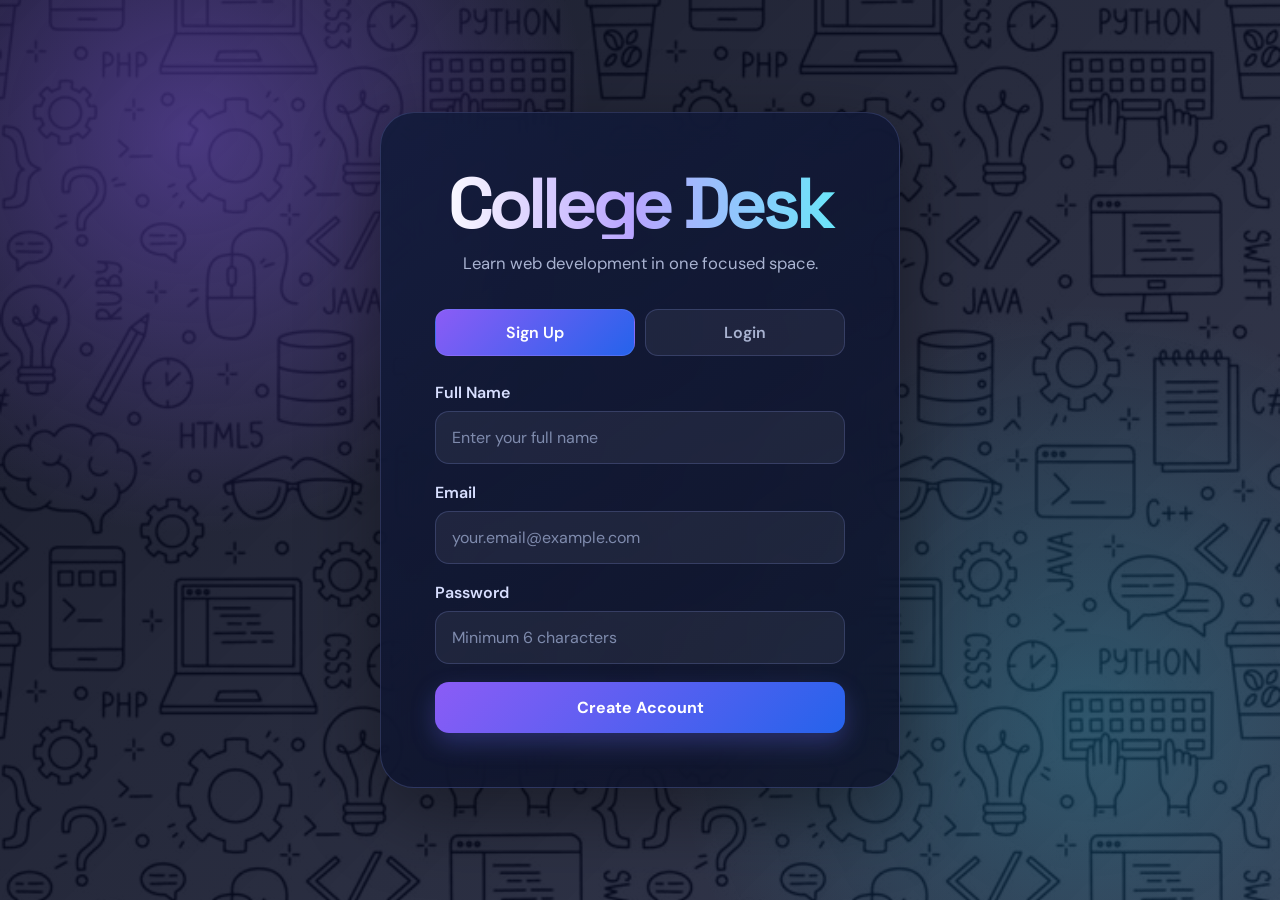
<file: index.html>
<!DOCTYPE html>
<html lang="en">

<head>
    <link href="https://fonts.googleapis.com/css2?family=Montserrat:wght@400;700&display=swap" rel="stylesheet">
    <link href="https://fonts.googleapis.com/css2?family=Ms+Madi&display=swap" rel="stylesheet">
    <link rel="stylesheet" href="style.css">
    <meta charset="UTF-8">
    <meta name="viewport" content="width=device-width, initial-scale=1.0">
    <title>COLLEGE DESK</title>
</head>

<body>
    <header>
        <nav>
            <ul>
                <li><div class="logo">College Desk</div></li>
                <li class="heading"><a href="index.html" class="active">Home</a></li>
                <li class="heading"><a href="resources.html">Resources</a></li>
                <li class="heading"><a href="contact.html">Contact</a></li>
            </ul>
        </nav>
    </header>

    <div class="container">
        <h1 class="intro">Welcome</h1>
        <p>Hello Collegian! Welcome to College Desk, here you can find all the resources you need for your studies. At
            one place without surfing and spending your time searching for the required resources. Here you will find
            everything you need and absolutely free like:</p>
        
        <div style="text-align: center; margin: 40px 0;">
            <a href="resources.html" style="display: inline; background-color: #e77fdf; color: white; padding: 18px 40px; border-radius: 50px; font-size: 20px; font-weight: 700; text-decoration: none; box-shadow: 0 10px 30px rgba(231,127,223,0.4);">
                🚀 Explore Resources Now
            </a>
        </div>

        <div style="display: grid; grid-template-columns: repeat(auto-fit, minmax(300px, 1fr)); gap: 25px; margin-top: 40px;">
            <div style="background: rgba(255,255,255,0.95); padding: 25px; border-radius: 20px; text-align: center; box-shadow: 0 10px 30px rgba(0,0,0,0.1); border: 1px solid rgba(231,127,223,0.2);">
                <div style="font-size: 48px; margin-bottom: 15px;">🎨</div>
                <h3 style="color: #8f2d62; margin-bottom: 10px;">CSS Resources</h3>
                <p style="color: #555; margin-bottom: 20px;">Master styling with tutorials, grid, flexbox videos & docs.</p>
                <a href="resources.html#css-radio" style="background: #e77fdf; color: white; padding: 12px 25px; border-radius: 25px; text-decoration: none; font-weight: 600;">View CSS →</a>
            </div>
            <div style="background: rgba(255,255,255,0.95); padding: 25px; border-radius: 20px; text-align: center; box-shadow: 0 10px 30px rgba(0,0,0,0.1); border: 1px solid rgba(231,127,223,0.2);">
                <div style="font-size: 48px; margin-bottom: 15px;">🔖</div>
                <h3 style="color: #8f2d62; margin-bottom: 10px;">HTML Resources</h3>
                <p style="color: #555; margin-bottom: 20px;">Build semantic structures, HTML5 features & best practices.</p>
                <a href="resources.html#html-radio" style="background: #e77fdf; color: white; padding: 12px 25px; border-radius: 25px; text-decoration: none; font-weight: 600;">View HTML →</a>
            </div>
            <div style="background: rgba(255,255,255,0.95); padding: 25px; border-radius: 20px; text-align: center; box-shadow: 0 10px 30px rgba(0,0,0,0.1); border: 1px solid rgba(231,127,223,0.2);">
                <div style="font-size: 48px; margin-bottom: 15px;">⚡</div>
                <h3 style="color: #8f2d62; margin-bottom: 10px;">JavaScript Resources</h3>
                <p style="color: #555; margin-bottom: 20px;">Learn fundamentals, DOM, ES6+ with practical videos.</p>
                <a href="resources.html#js-radio" style="background: #e77fdf; color: white; padding: 12px 25px; border-radius: 25px; text-decoration: none; font-weight: 600;">View JS →</a>
            </div>
        </div>
    </div>
    <script src="auth.js"></script>
</body>

</html>
</file>
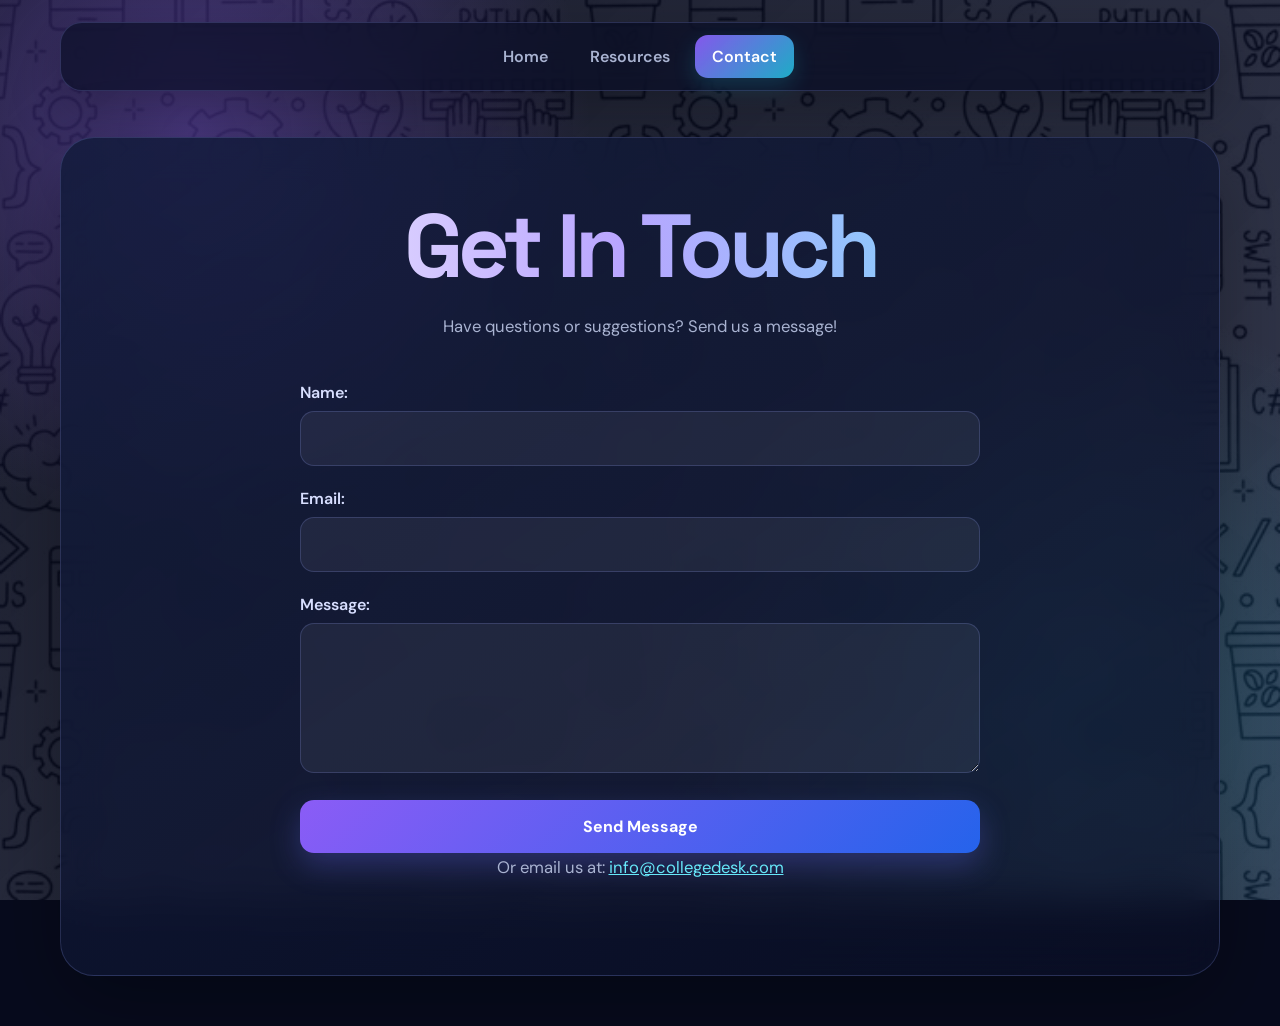
<file: contact.html>
<!DOCTYPE html>
<html lang="en">
<head>
    <link href="https://fonts.googleapis.com/css2?family=Montserrat:wght@400;700&display=swap" rel="stylesheet">
    <link rel="stylesheet" href="style.css">
    <meta charset="UTF-8">
    <meta name="viewport" content="width=device-width, initial-scale=1.0">
    <title>Contact - COLLEGE DESK</title>
</head>
<body>
    <header>
        <nav>
            <ul>
                <li><a href="index.html">Home</a></li>
                <li><a href="resources.html">Resources</a></li>
                <li><a href="contact.html" class="active">Contact</a></li>
            </ul>
        </nav>
    </header>

    <div class="container">
        <h1>Get In Touch</h1>
        <p>Have questions or suggestions? Send us a message!</p>

        <form id="contactForm" class="contact-form">
            <div class="form-group">
                <label for="name" class="form-label">Name:</label>
                <input type="text" id="name" name="name" required class="form-input">
            </div>
            <div class="form-group">
                <label for="email" class="form-label">Email:</label>
                <input type="email" id="email" name="email" required class="form-input">
            </div>
            <div class="form-group">
                <label for="message" class="form-label">Message:</label>
                <textarea id="message" name="message" rows="5" required class="form-input form-textarea"></textarea>
            </div>
            <button type="submit" class="form-button">
                Send Message
            </button>
        </form>
        <p class="email-info">
            Or email us at: <a href="mailto:info@collegedesk.com" class="email-link">info@collegedesk.com</a>
        </p>

    </div>

    <script>
        document.getElementById('contactForm').addEventListener('submit', function(e) {
            e.preventDefault();
            alert('Thank you for your message! (This is a demo - form submits via email/backend in production.)');
            this.reset();
        });
    </script>
    <script src="auth.js"></script>
</body>

</html>
</file>
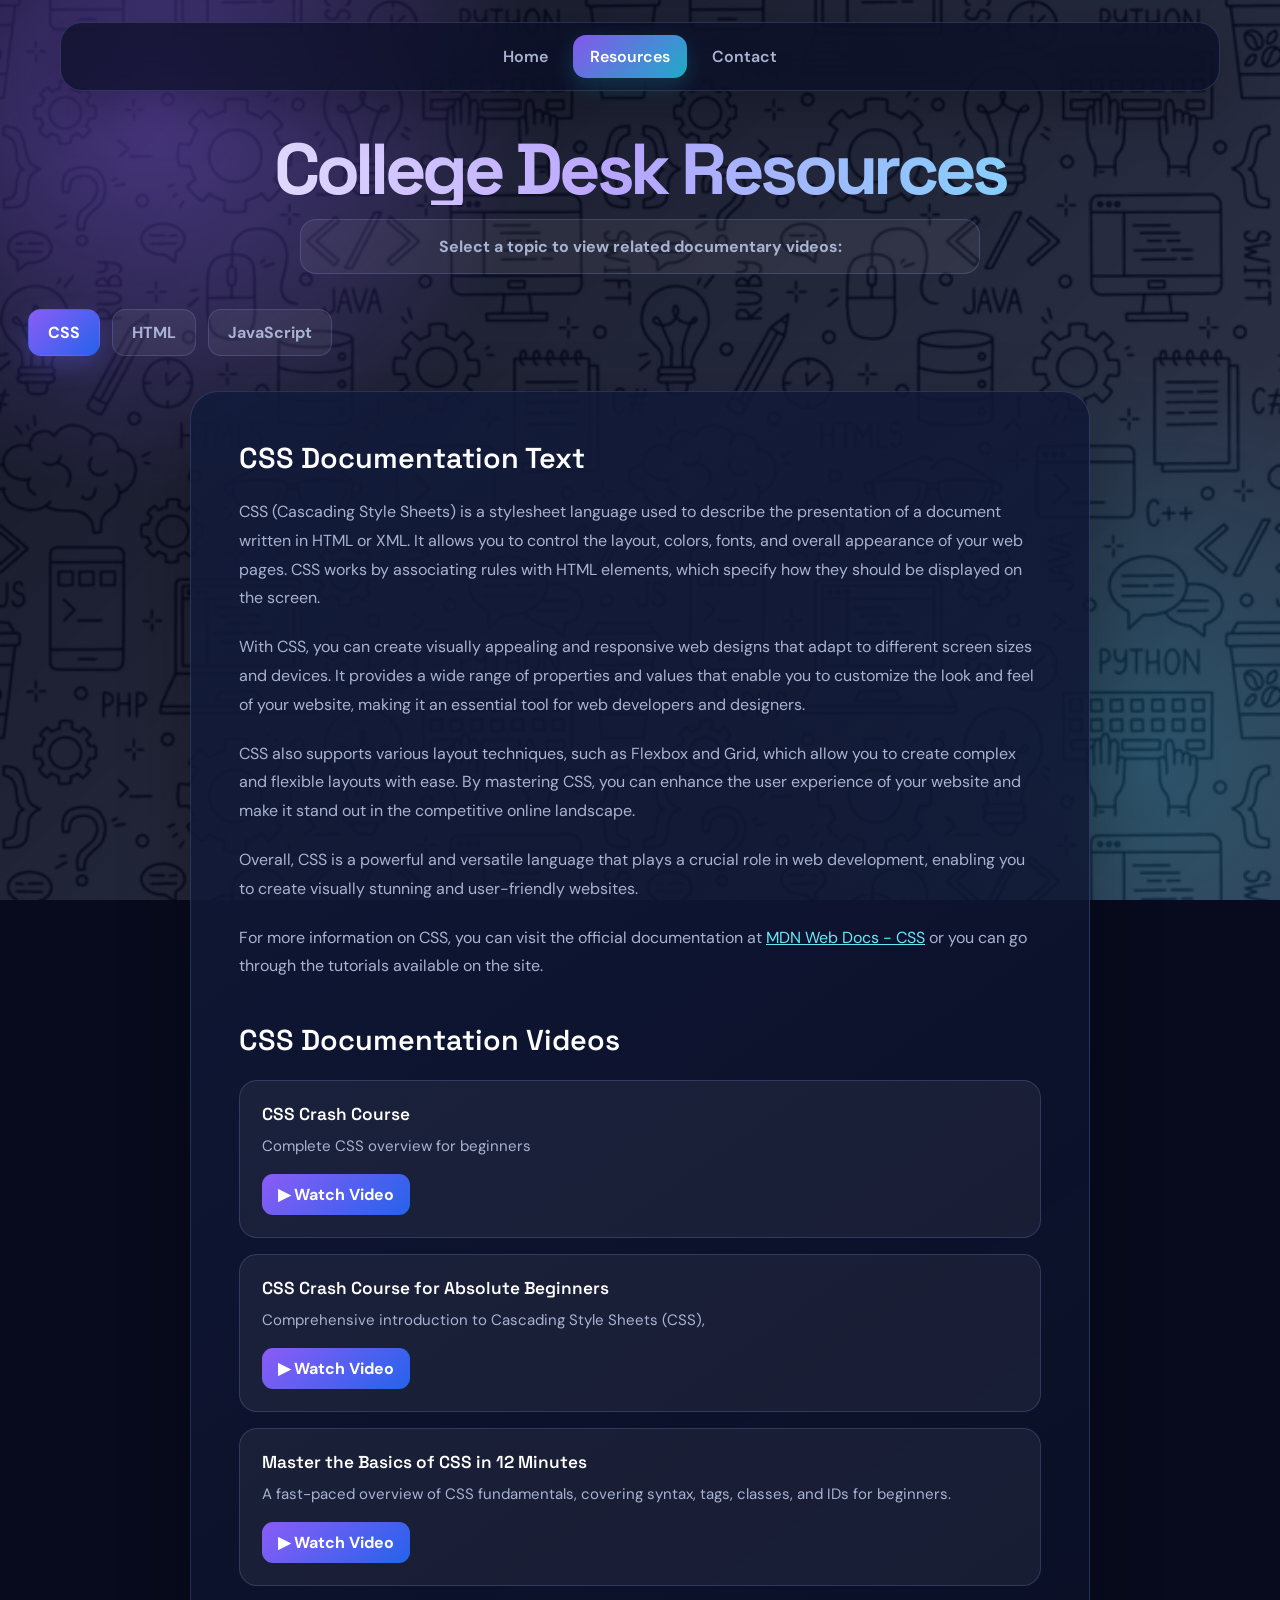
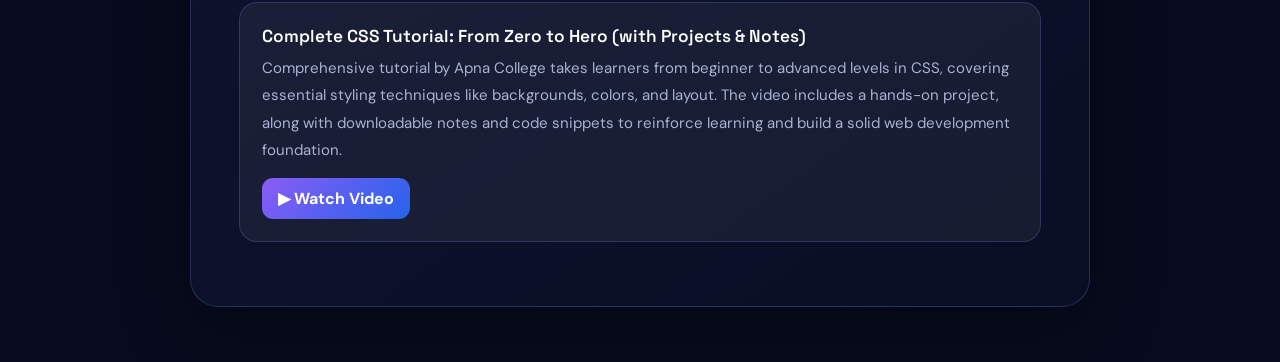
<file: resources.html>
<!DOCTYPE html>
<html lang="en">

<head>
    <meta charset="UTF-8">
    <meta name="viewport" content="width=device-width, initial-scale=1.0">
    <title>COLLEGE DESK RESOURCES</title>
    <link href="https://fonts.googleapis.com/css2?family=Montserrat:wght@400;700&display=swap" rel="stylesheet">
    <link rel="stylesheet" href="style2.css">
</head>

<body>
    <header>
        <nav>
            <ul>
                <li><a href="index.html">Home</a></li>
                <li><a href="resources.html" class="active">Resources</a></li>
                <li><a href="contact.html">Contact</a></li>
            </ul>
        </nav>
    </header>

    <h1>College Desk Resources</h1>
    <p class="first"><b>Select a topic to view related documentary videos:</b></p>

    <!-- Radio buttons for selection -->
    <input type="radio" id="css-radio" name="topic" checked>
    <label for="css-radio">CSS</label>

    <input type="radio" id="html-radio" name="topic">
    <label for="html-radio">HTML</label>

    <input type="radio" id="js-radio" name="topic">
    <label for="js-radio">JavaScript</label>

    <!-- Content sections -->
    <div id="css" class="content">
        <h2>CSS Documentation Text</h2>
        <p>CSS (Cascading Style Sheets) is a stylesheet language used to describe the presentation of a document written
            in HTML or XML. It allows you to control the layout, colors, fonts, and overall appearance of your web
            pages. CSS works by associating rules with HTML elements, which specify how they should be displayed on the
            screen.</p>
        <p>With CSS, you can create visually appealing and responsive web designs that adapt to different screen sizes
            and devices. It provides a wide range of properties and values that enable you to customize the look and
            feel of your website, making it an essential tool for web developers and designers.</p>
        <p>CSS also supports various layout techniques, such as Flexbox and Grid, which allow you to create complex and
            flexible layouts with ease. By mastering CSS, you can enhance the user experience of your website and make it
            stand out in the competitive online landscape.</p>
        <p>Overall, CSS is a powerful and versatile language that plays a crucial role in web development, enabling you to
            create visually stunning and user-friendly websites.</p>
        <p>For more information on CSS, you can visit the official documentation at <a
                href="https://developer.mozilla.org/en-US/docs/Web/CSS" target="_blank">MDN Web Docs - CSS</a> or you can go through the tutorials available on the site.</p>
        <br>
        <h2>CSS Documentation Videos</h2>
        <div class="video-link">
            <h4>CSS Crash Course</h4>
            <p>Complete CSS overview for beginners</p>
            <a href="https://youtu.be/1Rs2ND1ryYc?si=sNkCeUsYql6dwAJ4" target="_blank">▶ Watch Video</a>
        </div>

        <div class="video-link">
            <h4>CSS Crash Course for Absolute Beginners</h4>
            <p>Comprehensive introduction to Cascading Style Sheets (CSS),</p>
            <a href="https://www.youtube.com/watch?v=yfoY53QXEnI" target="_blank">▶ Watch Video</a>
        </div>

        <div class="video-link">
            <h4>Master the Basics of CSS in 12 Minutes</h4>  
            <p>A fast-paced overview of CSS fundamentals, covering syntax, tags, classes, and IDs for beginners.</p>
            <a href="https://www.youtube.com/watch?v=0afZj1G0BIE" target="_blank">▶ Watch Video</a>
        </div>

        <div class="video-link">
            <h4>Complete CSS Tutorial: From Zero to Hero (with Projects & Notes)</h4>
            <p>Comprehensive tutorial by Apna College takes learners from beginner to advanced levels in CSS, covering essential styling techniques like backgrounds, colors, and layout. The video includes a hands-on project, along with downloadable notes and code snippets to reinforce learning and build a solid web development foundation.</p>
            <a href="https://youtu.be/ESnrn1kAD4E?si=-BgBP8ZjrZv-xJEQ" target="_blank">▶ Watch Video</a>
        </div>
    </div>

    <div id="html" class="content">
        <h2>HTML Documentation Text</h2>
        <p>HTML (HyperText Markup Language) is the standard markup language used to create web pages. It provides the
            structure and content of a webpage, allowing you to define elements such as headings, paragraphs, images,
            links, and more. HTML uses tags to mark up the content, which browsers interpret to display the webpage
            correctly.</p>
        <p>With HTML, you can create the skeleton of your website and organize your content in a meaningful way. It
            allows you to create interactive and dynamic web pages by incorporating multimedia elements, forms, and
            scripts.</p>
        <p><b>HTML5</b>, the latest version of HTML, introduces new features and capabilities, such as semantic elements,
            multimedia support, and improved accessibility. It has become the foundation for modern web development, enabling   developers to create rich and engaging web experiences.</p>
        <p>For more information on HTML, you can visit the official documentation at <a
                href="https://developer.mozilla.org/en-US/docs/Web/HTML" target="_blank">MDN Web Docs - HTML</a> or you can go through the tutorials available on the site.</p>
        <br>
        <h2>HTML Documentation Videos</h2>
        <div class="video-link">
            <h4>HTML Basics</h4>
            <p>Complete HTML overview for beginners</p>
            <a href="https://www.youtube.com/watch?v=UB1O30fR-EE" target="_blank">▶ Watch Video</a>
        </div>
        <div class="video-link">
            <h4>HTML5 New Features</h4>
            <p>Explore the latest HTML5 features</p>
            <a href="https://www.youtube.com/watch?v=9gTw2EDkaDQ" target="_blank">▶ Watch Video</a>
        </div>
        <div class="video-link">
            <h4>Semantic HTML</h4>
            <p>Learn about semantic elements and their importance in web development</p>
            <a href="https://www.youtube.com/watch?v=916GWv2Qs08" target="_blank">▶ Watch Video</a>
        </div>
        <div class="video-link">
            <h4>Complete HTML Tutorial for Beginners</h4>
            <p>This Apna College tutorial provides a comprehensive guide for beginners to learn HTML from the ground up, covering essential tags, attributes, and document structure. It offers practical application by guiding viewers through building web pages and providing downloadable notes and code.</p>
            <a href="https://youtu.be/HcOc7P5BMi4?si=ZFNKtOyzH87i_MM0" target="_blank">▶ Watch Video</a>
        </div>
    </div>

    <div id="js" class="content">
        <h2>JavaScript Documentation Text</h2>
        <p>JavaScript is a versatile programming language that is primarily used for creating interactive and dynamic
            web content. It allows you to add functionality to your web pages, such as responding to user actions,
            manipulating the DOM (Document Object Model), and making asynchronous requests to servers.</p>  
        <p>With JavaScript, you can create engaging user interfaces, validate form inputs, and build complex web
            applications. It is supported by all modern web browsers and has a vast ecosystem of libraries and frameworks that make development easier and more efficient.</p>
        <p>JavaScript is also used on the server-side with platforms like Node.js, allowing developers to build full-stack applications using a single programming language. It has become an essential tool for web developers and is widely used in the industry.</p>
        <p>For more information on JavaScript, you can visit the official documentation at <a
                href="https://developer.mozilla.org/en-US/docs/Web/JavaScript" target="_blank">MDN Web Docs - JavaScript</a> or you can go through the tutorials available on the site.</p>
        <br>

        <h2>JavaScript Documentation Videos</h2>
        <div class="video-link">
            <h4>JavaScript Fundamentals</h4>
            <p>Comprehensive introduction to JavaScript basics, including variables, data types, functions, and control flow.</p>   
            <a href="https://www.youtube.com/watch?v=W6NZfCO5SIk" target="_blank">▶ Watch Video</a>
        </div>
        <div class="video-link">
            <h4>ES6 Features</h4>
            <p>Overview of new features introduced in ECMAScript 6 (ES6), such as arrow functions, template literals, and destructuring.</p>
            <a href="https://www.youtube.com/watch?v=hdI2bqOjy3c" target="_blank">▶ Watch Video</a>
        </div>
        <div class="video-link">
            <h4>DOM Manipulation</h4>
            <p>Learn how to manipulate the Document Object Model (DOM) using JavaScript.</p>
            <a href="https://www.youtube.com/watch?v=PkZNo7MFNFg" target="_blank">▶ Watch Video</a>
        </div>
        <div class="video-link">
            <h4>Mastering Modern JavaScript</h4>
            <p>This playlist offers a structured and comprehensive journey through the fundamentals of JavaScript, starting from core basics like variables and data types to advanced concepts such as Async/Await and the Fetch API. Through a series of 13 detailed lectures, including hands-on mini-projects like Tic Tac Toe and Stone-Paper-Scissors, College Desk provides a clear roadmap for anyone looking to build a solid foundation in web development.</p>
            <a href="https://youtube.com/playlist?list=PLc28LyQeUQ4lOoll6Y3S2biTYPWtK1dFP&si=RI0jXKYGBJygcdfp" target="_blank">▶ Watch Video</a>
        </div>
        
    </div>
    <script src="auth.js"></script>
</body>

</html>
</file>
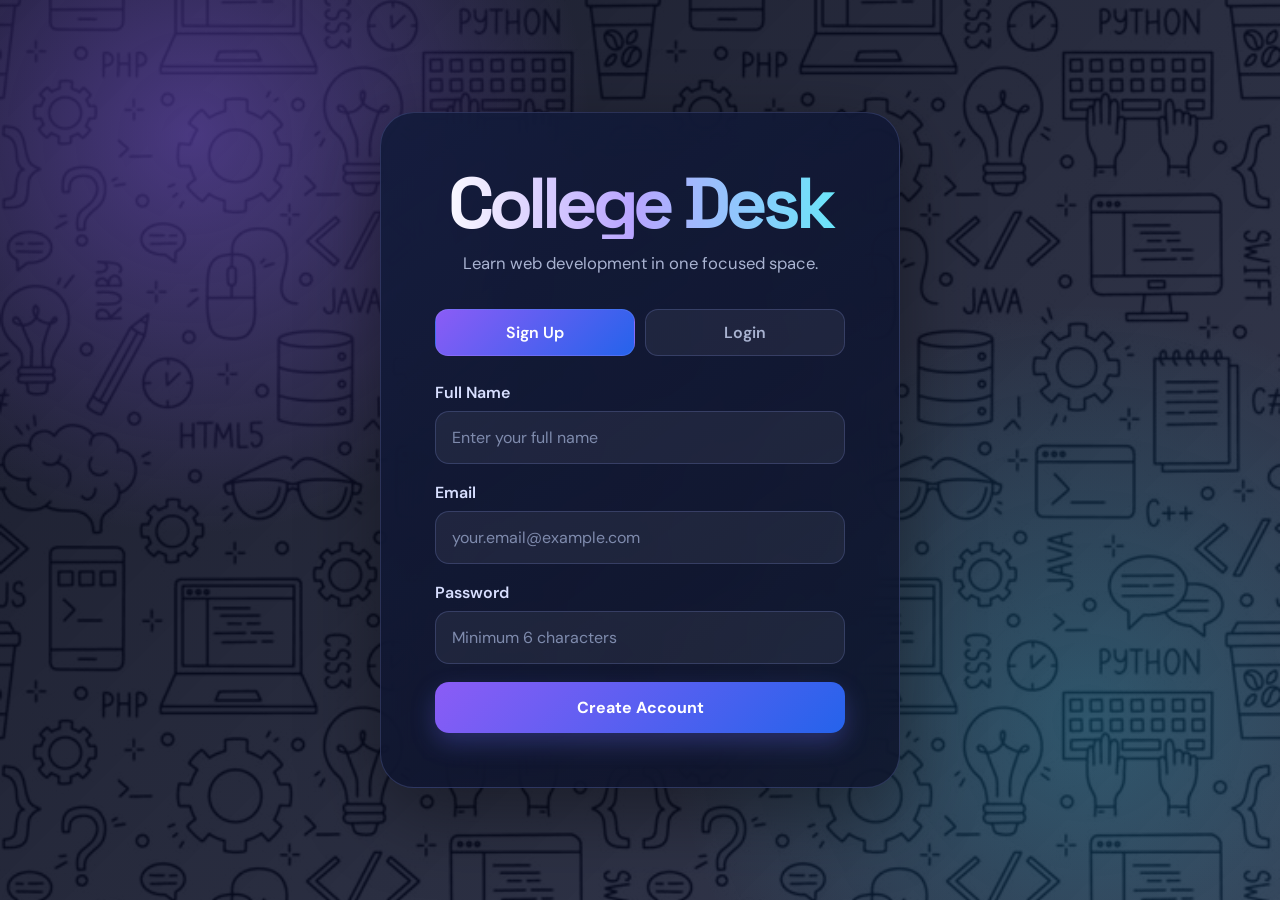
<file: ultimate-login.html>
<!DOCTYPE html>
<html lang="en">
<head>
  <meta charset="UTF-8">
  <meta name="viewport" content="width=device-width, initial-scale=1.0">
  <title>College Desk - Login</title>
  <link rel="stylesheet" href="style.css">
  <style>
    body { display:flex; align-items:center; justify-content:center; padding:24px; }
    .login-shell { width:min(100%, 520px); padding:clamp(28px, 6vw, 54px); border:1px solid var(--line); border-radius:34px; background:linear-gradient(145deg,rgba(18,27,59,.9),rgba(10,15,38,.78)); box-shadow:0 25px 80px rgba(0,0,0,.38); backdrop-filter:blur(20px); }
    .brand { margin:0 0 10px; color:#fff; font:700 clamp(2.5rem,8vw,4.5rem)/1 'Space Grotesk',sans-serif; text-align:center; letter-spacing:-.07em; background:linear-gradient(90deg,#fff,#b9a5ff 48%,#67e8f9); -webkit-background-clip:text; background-clip:text; -webkit-text-fill-color:transparent; }
    .tagline { margin:0 0 30px; color:var(--muted); text-align:center; }
    .tabs { display:flex; gap:10px; margin-bottom:26px; }
    .tab-btn { flex:1; padding:12px; border:1px solid var(--line); border-radius:13px; color:var(--muted); background:rgba(255,255,255,.06); font:600 1rem 'DM Sans',sans-serif; cursor:pointer; }
    .tab-btn.active { color:#fff; background:linear-gradient(135deg,var(--primary),#2563eb); }
    .form { display:none; }
    .form.active { display:block; }
    .form-group { margin-bottom:18px; }
    label { display:block; margin-bottom:8px; color:#d8dfff; font-weight:600; }
    input { width:100%; padding:15px 16px; border:1px solid var(--line); border-radius:14px; color:#fff; background:rgba(255,255,255,.06); font:inherit; }
    input::placeholder { color:#7f8bad; }
    input:focus { outline:none; border-color:var(--secondary); box-shadow:0 0 0 4px rgba(34,211,238,.12); }
    .btn { width:100%; padding:15px; border:0; border-radius:14px; color:#fff; background:linear-gradient(135deg,var(--primary),#2563eb); font:700 1rem 'DM Sans',sans-serif; cursor:pointer; box-shadow:0 10px 24px rgba(99,102,241,.3); }
    .btn:hover { transform:translateY(-2px); }
    .status { display:none; margin-top:16px; padding:12px; border-radius:12px; text-align:center; }
    .status.success { display:block; color:#86efac; background:rgba(34,197,94,.12); }
    .status.error { display:block; color:#fda4af; background:rgba(244,63,94,.12); }
    .forgot { display:none; margin-top:18px; text-align:center; }
    .forgot.show { display:block; }
    .forgot a { color:#67e8f9; text-decoration:none; }
  </style>
</head>
<body>
  <main class="login-shell">
    <h1 class="brand">College Desk</h1>
    <p class="tagline">Learn web development in one focused space.</p>
    <div class="tabs">
      <button class="tab-btn active" type="button" onclick="showTab('signup', this)">Sign Up</button>
      <button class="tab-btn" type="button" onclick="showTab('login', this)">Login</button>
    </div>
    <form id="signup-form" class="form active">
      <div class="form-group"><label for="signup-name">Full Name</label><input id="signup-name" type="text" placeholder="Enter your full name" required></div>
      <div class="form-group"><label for="signup-email">Email</label><input id="signup-email" type="email" placeholder="your.email@example.com" required></div>
      <div class="form-group"><label for="signup-password">Password</label><input id="signup-password" type="password" placeholder="Minimum 6 characters" minlength="6" required></div>
      <button class="btn" type="submit">Create Account</button>
    </form>
    <form id="login-form" class="form">
      <div class="form-group"><label for="login-email">Email</label><input id="login-email" type="email" placeholder="your.email@example.com" required></div>
      <div class="form-group"><label for="login-password">Password</label><input id="login-password" type="password" placeholder="Enter your password" required></div>
      <button class="btn" type="submit">Sign In</button>
    </form>
    <div id="status" class="status"></div>
    <div id="forgot-link" class="forgot"><a href="#" onclick="resetPassword(event)">Forgot Password?</a></div>
  </main>
  <script>
    let users = JSON.parse(localStorage.getItem('users')) || [];
    function showStatus(message, type='success') { const el=document.getElementById('status'); el.textContent=message; el.className='status '+type; setTimeout(()=>{el.className='status';el.textContent='';},3500); }
    function showTab(tab, button) { document.querySelectorAll('.tab-btn').forEach(b=>b.classList.remove('active')); button.classList.add('active'); document.querySelectorAll('.form').forEach(f=>f.classList.remove('active')); document.getElementById(tab+'-form').classList.add('active'); document.getElementById('forgot-link').classList.toggle('show', tab==='login'); }
    function resetPassword(e) { e.preventDefault(); const email=prompt('Enter email to reset password:'); if(!email)return; const user=users.find(u=>u.email===email); if(!user)return showStatus('Email not found','error'); const pwd=prompt('Enter new password (min 6 chars):'); if(pwd&&pwd.length>=6){user.pwd=pwd;localStorage.setItem('users',JSON.stringify(users));showStatus('Password reset!');document.getElementById('login-email').value=email;}else showStatus('Invalid password','error'); }
    document.getElementById('signup-form').addEventListener('submit',e=>{e.preventDefault();const name=document.getElementById('signup-name').value.trim(),email=document.getElementById('signup-email').value.trim(),pwd=document.getElementById('signup-password').value;if(!name||!email||pwd.length<6)return showStatus('Fill all fields. Password must be 6+ characters.','error');if(users.some(u=>u.email===email))return showStatus('Email exists! Try login.','error');users.push({name,email,pwd});localStorage.setItem('users',JSON.stringify(users));localStorage.setItem('currentUser',email);showStatus('Account created! Redirecting...');setTimeout(()=>location.href='index.html',1000);});
    document.getElementById('login-form').addEventListener('submit',e=>{e.preventDefault();const email=document.getElementById('login-email').value.trim(),pwd=document.getElementById('login-password').value,user=users.find(u=>u.email===email&&u.pwd===pwd);if(!user)return showStatus('Invalid credentials','error');localStorage.setItem('currentUser',email);showStatus('Welcome! Redirecting...');setTimeout(()=>location.href='index.html',1000);});
    if(localStorage.getItem('currentUser')) location.href='index.html';
  </script>
</body>
</html>
</file>
<file: style.css>
@import url('https://fonts.googleapis.com/css2?family=DM+Sans:wght@400;500;600;700&family=Space+Grotesk:wght@500;600;700&display=swap');

:root {
  --ink: #eef2ff;
  --muted: #a9b3d1;
  --surface: rgba(17, 25, 52, .78);
  --surface-light: rgba(255, 255, 255, .07);
  --line: rgba(148, 163, 255, .2);
  --primary: #8b5cf6;
  --secondary: #22d3ee;
  --pink: #f472b6;
}

* { box-sizing: border-box; }
html { scroll-behavior: smooth; }
body {
  min-height: 100vh;
  margin: 0;
  padding: 22px 24px 50px;
  color: var(--ink);
  font-family: 'DM Sans', sans-serif;
  background: #070b1d url('image2.jpg') center/cover fixed;
}
body::before {
  content: '';
  position: fixed;
  inset: 0;
  z-index: -1;
  background:
    radial-gradient(circle at 15% 15%, rgba(139,92,246,.4), transparent 30%),
    radial-gradient(circle at 85% 80%, rgba(34,211,238,.2), transparent 32%),
    linear-gradient(135deg, rgba(5,8,25,.92), rgba(11,17,43,.82));
}

header, .container {
  max-width: 1160px;
  margin-left: auto;
  margin-right: auto;
}
header {
  padding: 12px 18px;
  border: 1px solid var(--line);
  border-radius: 22px;
  background: rgba(10, 15, 38, .72);
  box-shadow: 0 18px 50px rgba(0,0,0,.25);
  backdrop-filter: blur(18px);
}
nav ul {
  display: flex;
  align-items: center;
  justify-content: center;
  gap: 8px;
  flex-wrap: wrap;
  margin: 0;
  padding: 0;
  list-style: none;
}
nav li { margin: 0; }
nav .logo {
  margin: 0 28px 0 0;
  color: #fff;
  font-family: 'Space Grotesk', sans-serif;
  font-size: 1.05rem;
  font-weight: 700;
  letter-spacing: .04em;
}
nav a, .logout-link {
  display: inline-block;
  padding: 11px 17px;
  border-radius: 13px;
  color: var(--muted);
  text-decoration: none;
  font-weight: 600;
  transition: .25s ease;
}
nav a:hover, nav a:focus, nav a.active, .logout-link:hover, .logout-link:focus {
  color: white;
  background: linear-gradient(135deg, rgba(139,92,246,.95), rgba(34,211,238,.8));
  box-shadow: 0 8px 22px rgba(34,211,238,.18);
  outline: none;
}

.container {
  margin-top: 46px;
  padding: clamp(28px, 5vw, 68px);
  overflow: hidden;
  border: 1px solid var(--line);
  border-radius: 34px;
  background: linear-gradient(145deg, rgba(18,27,59,.86), rgba(10,15,38,.7));
  box-shadow: 0 25px 80px rgba(0,0,0,.3);
  backdrop-filter: blur(20px);
}
h1, h1.intro {
  margin: 0 0 20px;
  color: #fff;
  font-family: 'Space Grotesk', sans-serif;
  font-size: clamp(2.7rem, 7vw, 5.8rem);
  line-height: 1;
  text-align: center;
  letter-spacing: -.06em;
  background: linear-gradient(90deg, #fff, #b9a5ff 48%, #67e8f9);
  -webkit-background-clip: text;
  background-clip: text;
  -webkit-text-fill-color: transparent;
}
p { max-width: 780px; margin: 0 auto 28px; color: var(--muted); font-size: 1.04rem; line-height: 1.8; text-align: center; }

.container > div[style*='grid-template-columns'] {
  display: grid !important;
  grid-template-columns: repeat(auto-fit, minmax(220px, 1fr)) !important;
  gap: 20px !important;
  margin-top: 48px !important;
}
.container > div[style*='grid-template-columns'] > div {
  padding: 28px 22px !important;
  border: 1px solid var(--line) !important;
  border-radius: 24px !important;
  background: linear-gradient(160deg, rgba(255,255,255,.1), rgba(255,255,255,.035)) !important;
  box-shadow: none !important;
  transition: transform .3s ease, border-color .3s ease, background .3s ease;
}
.container > div[style*='grid-template-columns'] > div:hover { transform: translateY(-8px); border-color: rgba(103,232,249,.65) !important; background: rgba(139,92,246,.16) !important; }
.container > div[style*='grid-template-columns'] h3 { color: #fff !important; font-family: 'Space Grotesk', sans-serif; }
.container > div[style*='grid-template-columns'] p { color: var(--muted) !important; font-size: .94rem; }
.container > div[style*='grid-template-columns'] a, .container > div[style*='text-align: center'] a {
  display: inline-block !important;
  padding: 12px 20px !important;
  border-radius: 12px !important;
  color: #fff !important;
  background: linear-gradient(135deg, var(--primary), #2563eb) !important;
  text-decoration: none;
  box-shadow: 0 10px 24px rgba(99,102,241,.3);
  transition: transform .25s ease;
}
.container > div[style*='text-align: center'] a:hover { transform: translateY(-3px) scale(1.02); }

.contact-form { max-width: 680px; margin: 40px auto 0; }
.form-group { margin-bottom: 22px; }
.form-label { display: block; margin-bottom: 8px; color: #d8dfff; font-weight: 600; }
.form-input, .form-textarea { width: 100%; padding: 16px 18px; border: 1px solid var(--line); border-radius: 14px; color: #fff; background: rgba(255,255,255,.06); font: inherit; transition: .25s ease; }
.form-input::placeholder, .form-textarea::placeholder { color: #7f8bad; }
.form-input:focus, .form-textarea:focus { outline: none; border-color: var(--secondary); box-shadow: 0 0 0 4px rgba(34,211,238,.12); background: rgba(255,255,255,.1); }
.form-textarea { min-height: 150px; resize: vertical; }
.form-button { width: 100%; padding: 16px; border: 0; border-radius: 14px; color: white; background: linear-gradient(135deg, var(--primary), #2563eb); font: 700 1rem 'DM Sans', sans-serif; cursor: pointer; box-shadow: 0 12px 30px rgba(99,102,241,.3); transition: .25s ease; }
.form-button:hover { transform: translateY(-3px); box-shadow: 0 16px 34px rgba(34,211,238,.22); }
.email-info { color: var(--muted); }
.email-link { color: #67e8f9; }

@media (max-width: 640px) {
  body { padding: 12px 12px 30px; }
  header { border-radius: 17px; }
  nav .logo { width: 100%; margin: 0 0 6px; text-align: center; }
  .container { margin-top: 22px; border-radius: 25px; padding: 30px 20px; }
  nav a { padding: 9px 11px; font-size: .9rem; }
}
@media (prefers-reduced-motion: reduce) { *, *::before, *::after { scroll-behavior: auto !important; transition-duration: .01ms !important; animation-duration: .01ms !important; } }
</file>
<file: style2.css>
@import url('https://fonts.googleapis.com/css2?family=DM+Sans:wght@400;500;600;700&family=Space+Grotesk:wght@500;600;700&display=swap');

:root { --ink:#eef2ff; --muted:#a9b3d1; --line:rgba(148,163,255,.2); --purple:#8b5cf6; --cyan:#22d3ee; }
* { box-sizing:border-box; }
body { min-height:100vh; margin:0; padding:22px 24px 55px; color:var(--ink); font-family:'DM Sans',sans-serif; background:#070b1d url('image2.jpg') center/cover fixed; }
body::before { content:''; position:fixed; inset:0; z-index:-1; background:radial-gradient(circle at 12% 12%,rgba(139,92,246,.42),transparent 28%),radial-gradient(circle at 90% 85%,rgba(34,211,238,.2),transparent 30%),linear-gradient(135deg,rgba(5,8,25,.94),rgba(11,17,43,.84)); }
header { max-width:1160px; margin:0 auto 42px; padding:12px 18px; border:1px solid var(--line); border-radius:22px; background:rgba(10,15,38,.72); box-shadow:0 18px 50px rgba(0,0,0,.25); backdrop-filter:blur(18px); }
nav ul { display:flex; justify-content:center; align-items:center; gap:8px; flex-wrap:wrap; margin:0; padding:0; list-style:none; }
nav li { margin:0; } nav a { display:inline-block; padding:11px 17px; border-radius:13px; color:var(--muted); text-decoration:none; font-weight:600; transition:.25s ease; }
nav a:hover,nav a:focus,nav a.active { color:#fff; background:linear-gradient(135deg,rgba(139,92,246,.95),rgba(34,211,238,.8)); box-shadow:0 8px 22px rgba(34,211,238,.18); }
h1 { margin:0 auto 14px; color:#fff; font:700 clamp(2.3rem,6vw,4.5rem)/1 'Space Grotesk',sans-serif; text-align:center; letter-spacing:-.06em; background:linear-gradient(90deg,#fff,#b9a5ff 48%,#67e8f9); -webkit-background-clip:text; background-clip:text; -webkit-text-fill-color:transparent; }
.first { max-width:680px; margin:0 auto 28px; padding:16px 20px; border:1px solid var(--line); border-radius:16px; color:var(--muted); text-align:center; background:rgba(255,255,255,.06); }
input[type=radio] { display:none; } label { display:inline-block; margin:7px 4px; padding:12px 19px; border:1px solid var(--line); border-radius:13px; color:var(--muted); background:rgba(255,255,255,.06); cursor:pointer; font-weight:700; transition:.25s ease; }
label:hover { transform:translateY(-3px); color:#fff; border-color:var(--cyan); } input[type=radio]:checked+label { color:#fff; border-color:transparent; background:linear-gradient(135deg,var(--purple),#2563eb); box-shadow:0 10px 25px rgba(99,102,241,.3); }
#css-radio:checked~#css,#html-radio:checked~#html,#js-radio:checked~#js { display:block; }
.content { display:none; max-width:900px; margin:28px auto 0; padding:clamp(24px,5vw,48px); border:1px solid var(--line); border-radius:28px; background:linear-gradient(145deg,rgba(18,27,59,.9),rgba(10,15,38,.78)); box-shadow:0 25px 70px rgba(0,0,0,.28); }
.content h2 { margin:0 0 22px; color:#fff; font:600 1.8rem 'Space Grotesk',sans-serif; } .content p { max-width:none; margin:0 0 20px; color:var(--muted); line-height:1.8; text-align:left; } .content a { color:#67e8f9; }
.video-link { margin:16px 0; padding:22px; border:1px solid var(--line); border-radius:18px; background:rgba(255,255,255,.055); transition:.3s ease; } .video-link:hover { transform:translateY(-5px); border-color:rgba(103,232,249,.55); background:rgba(139,92,246,.14); box-shadow:0 15px 35px rgba(0,0,0,.2); }
.video-link h4 { margin:0 0 8px; color:#fff; font:600 1.08rem 'Space Grotesk',sans-serif; } .video-link p { margin:0 0 14px; font-size:.94rem; } .video-link a { display:inline-block; padding:10px 16px; border-radius:11px; color:#fff; background:linear-gradient(135deg,var(--purple),#2563eb); text-decoration:none; font-weight:700; }
@media(max-width:640px){ body{padding:12px 12px 35px} header{margin-bottom:25px;border-radius:17px} nav a{padding:9px 11px;font-size:.9rem} label{display:block;text-align:center} .content{padding:25px 19px;border-radius:22px} }
</file>
